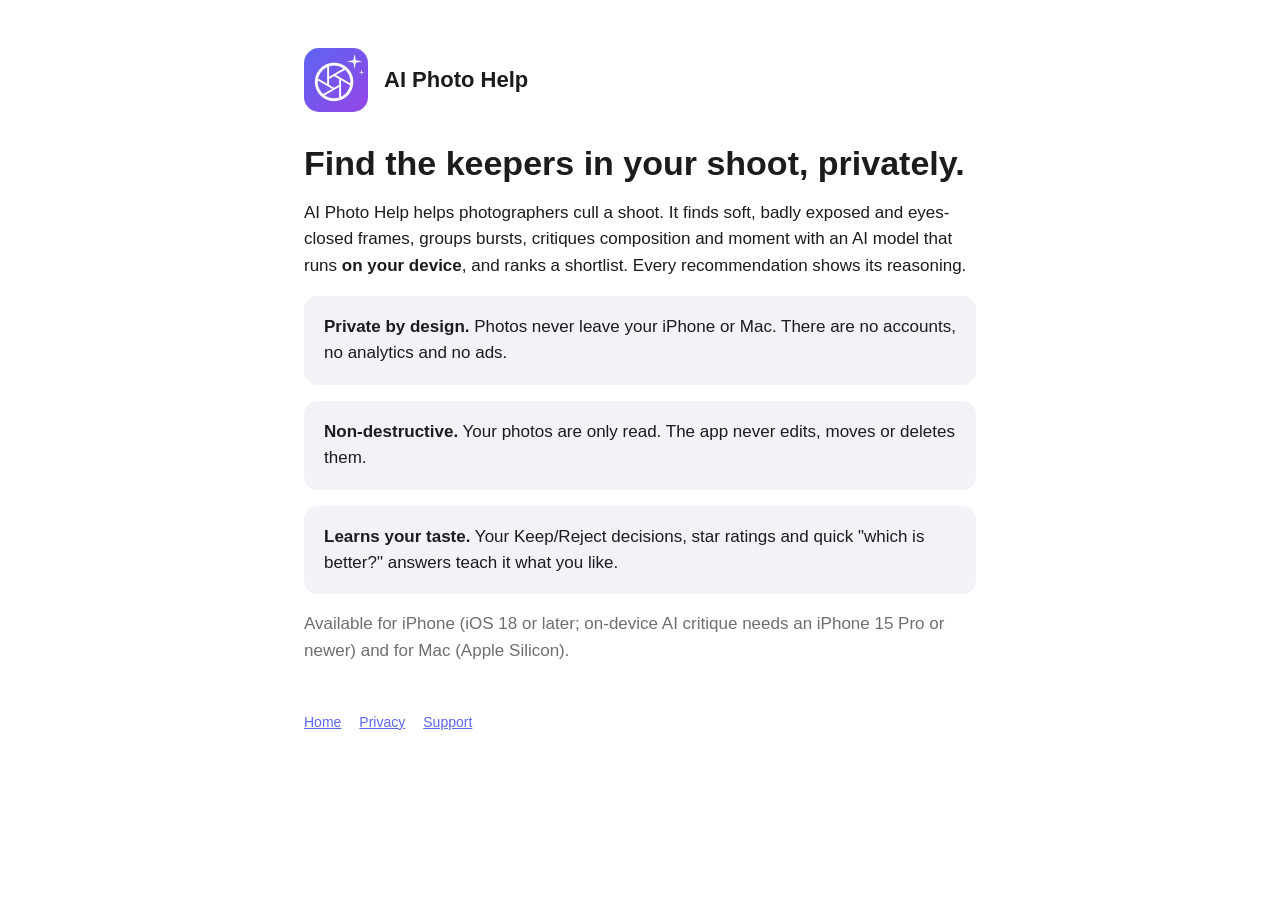
<file: index.html>
<!doctype html><html lang="en"><head><meta charset="utf-8"><meta name="viewport" content="width=device-width, initial-scale=1"><link rel="stylesheet" href="style.css"><link rel="icon" href="icon.png"><title>AI Photo Help</title></head><body><main><header><img src="icon.png" alt=""><a href="./">AI Photo Help</a></header>
<h1>Find the keepers in your shoot, privately.</h1>
<p>AI Photo Help helps photographers cull a shoot. It finds soft, badly exposed and eyes-closed frames, groups bursts, critiques composition and moment with an AI model that runs <b>on your device</b>, and ranks a shortlist. Every recommendation shows its reasoning.</p>
<div class="card"><b>Private by design.</b> Photos never leave your iPhone or Mac. There are no accounts, no analytics and no ads.</div>
<div class="card"><b>Non-destructive.</b> Your photos are only read. The app never edits, moves or deletes them.</div>
<div class="card"><b>Learns your taste.</b> Your Keep/Reject decisions, star ratings and quick "which is better?" answers teach it what you like.</div>
<p class="muted">Available for iPhone (iOS 18 or later; on-device AI critique needs an iPhone 15 Pro or newer) and for Mac (Apple Silicon).</p>
<footer><nav><a href="./">Home</a><a href="privacy.html">Privacy</a><a href="support.html">Support</a></nav></footer></main></body></html>
</file>
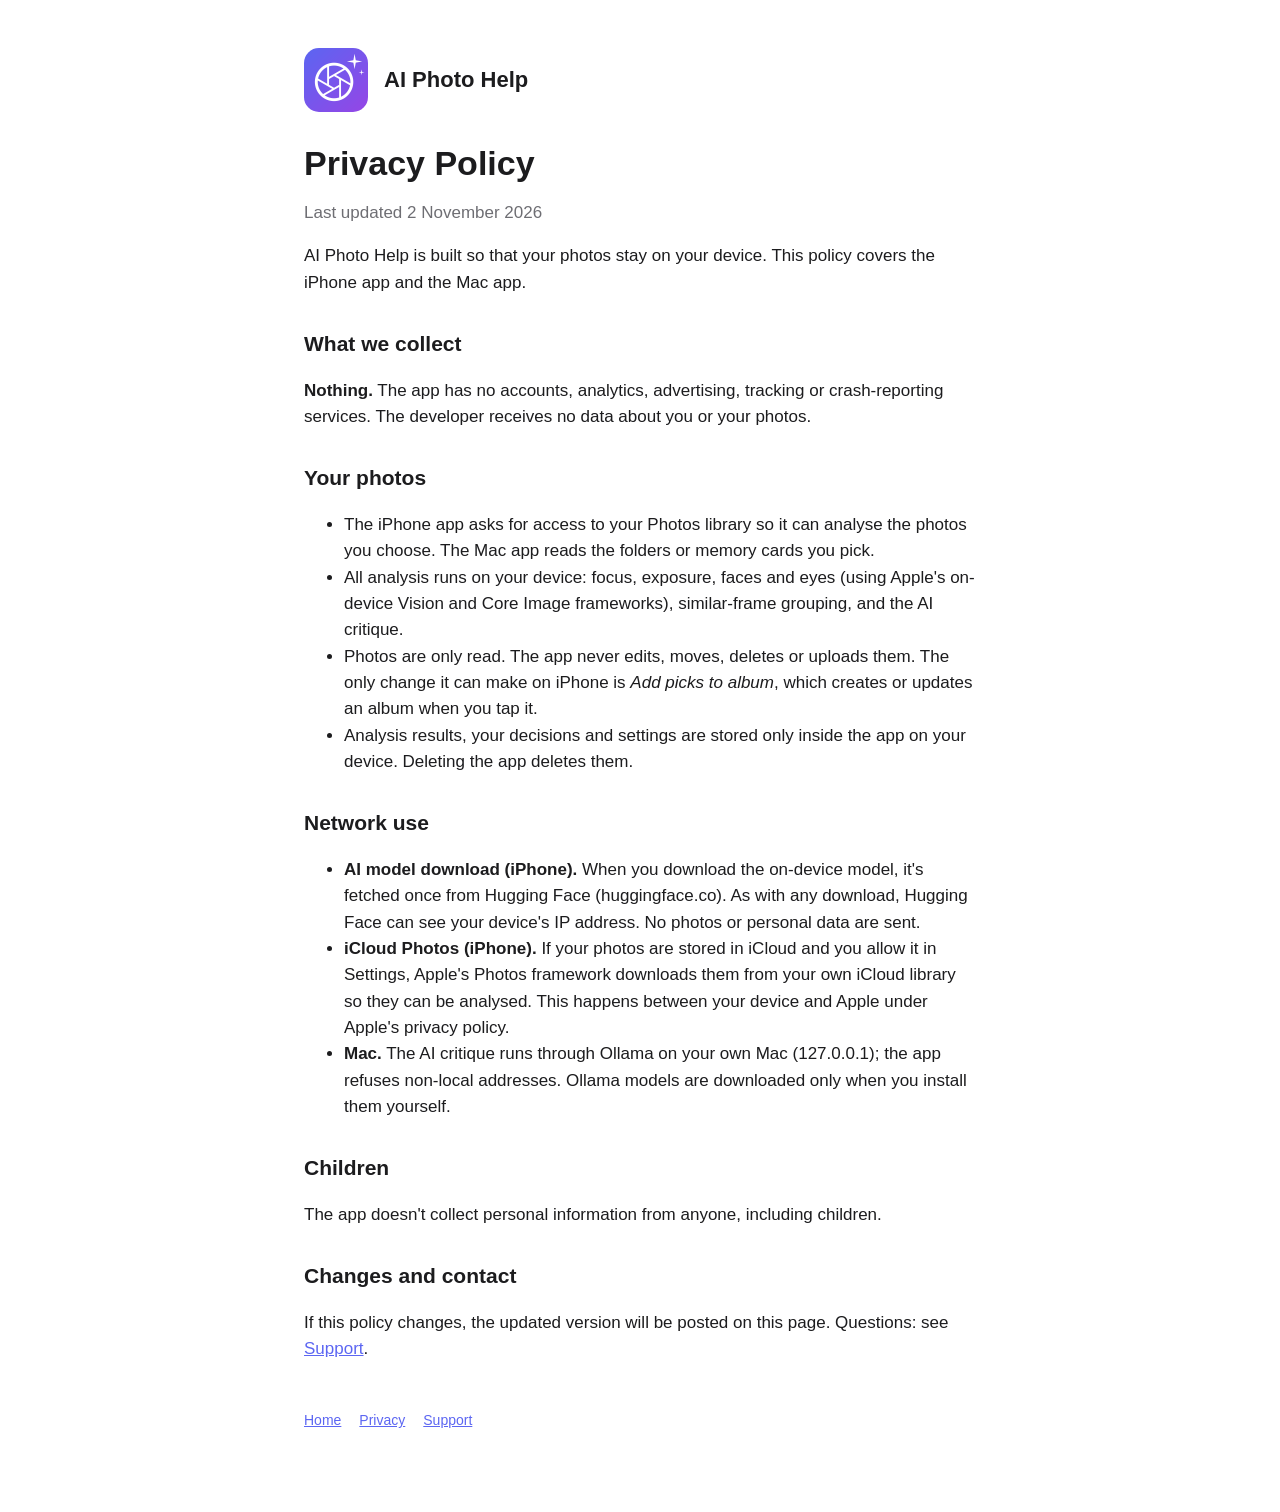
<file: privacy.html>
<!doctype html><html lang="en"><head><meta charset="utf-8"><meta name="viewport" content="width=device-width, initial-scale=1"><link rel="stylesheet" href="style.css"><link rel="icon" href="icon.png"><title>Privacy Policy · AI Photo Help</title></head><body><main><header><img src="icon.png" alt=""><a href="./">AI Photo Help</a></header>
<h1>Privacy Policy</h1>
<p class="muted">Last updated 2 November 2026</p>
<p>AI Photo Help is built so that your photos stay on your device. This policy covers the iPhone app and the Mac app.</p>
<h2>What we collect</h2>
<p><b>Nothing.</b> The app has no accounts, analytics, advertising, tracking or crash-reporting services. The developer receives no data about you or your photos.</p>
<h2>Your photos</h2>
<ul>
<li>The iPhone app asks for access to your Photos library so it can analyse the photos you choose. The Mac app reads the folders or memory cards you pick.</li>
<li>All analysis runs on your device: focus, exposure, faces and eyes (using Apple's on-device Vision and Core Image frameworks), similar-frame grouping, and the AI critique.</li>
<li>Photos are only read. The app never edits, moves, deletes or uploads them. The only change it can make on iPhone is <i>Add picks to album</i>, which creates or updates an album when you tap it.</li>
<li>Analysis results, your decisions and settings are stored only inside the app on your device. Deleting the app deletes them.</li>
</ul>
<h2>Network use</h2>
<ul>
<li><b>AI model download (iPhone).</b> When you download the on-device model, it's fetched once from Hugging Face (huggingface.co). As with any download, Hugging Face can see your device's IP address. No photos or personal data are sent.</li>
<li><b>iCloud Photos (iPhone).</b> If your photos are stored in iCloud and you allow it in Settings, Apple's Photos framework downloads them from your own iCloud library so they can be analysed. This happens between your device and Apple under Apple's privacy policy.</li>
<li><b>Mac.</b> The AI critique runs through Ollama on your own Mac (127.0.0.1); the app refuses non-local addresses. Ollama models are downloaded only when you install them yourself.</li>
</ul>
<h2>Children</h2>
<p>The app doesn't collect personal information from anyone, including children.</p>
<h2>Changes and contact</h2>
<p>If this policy changes, the updated version will be posted on this page. Questions: see <a href="support.html">Support</a>.</p>
<footer><nav><a href="./">Home</a><a href="privacy.html">Privacy</a><a href="support.html">Support</a></nav></footer></main></body></html>
</file>
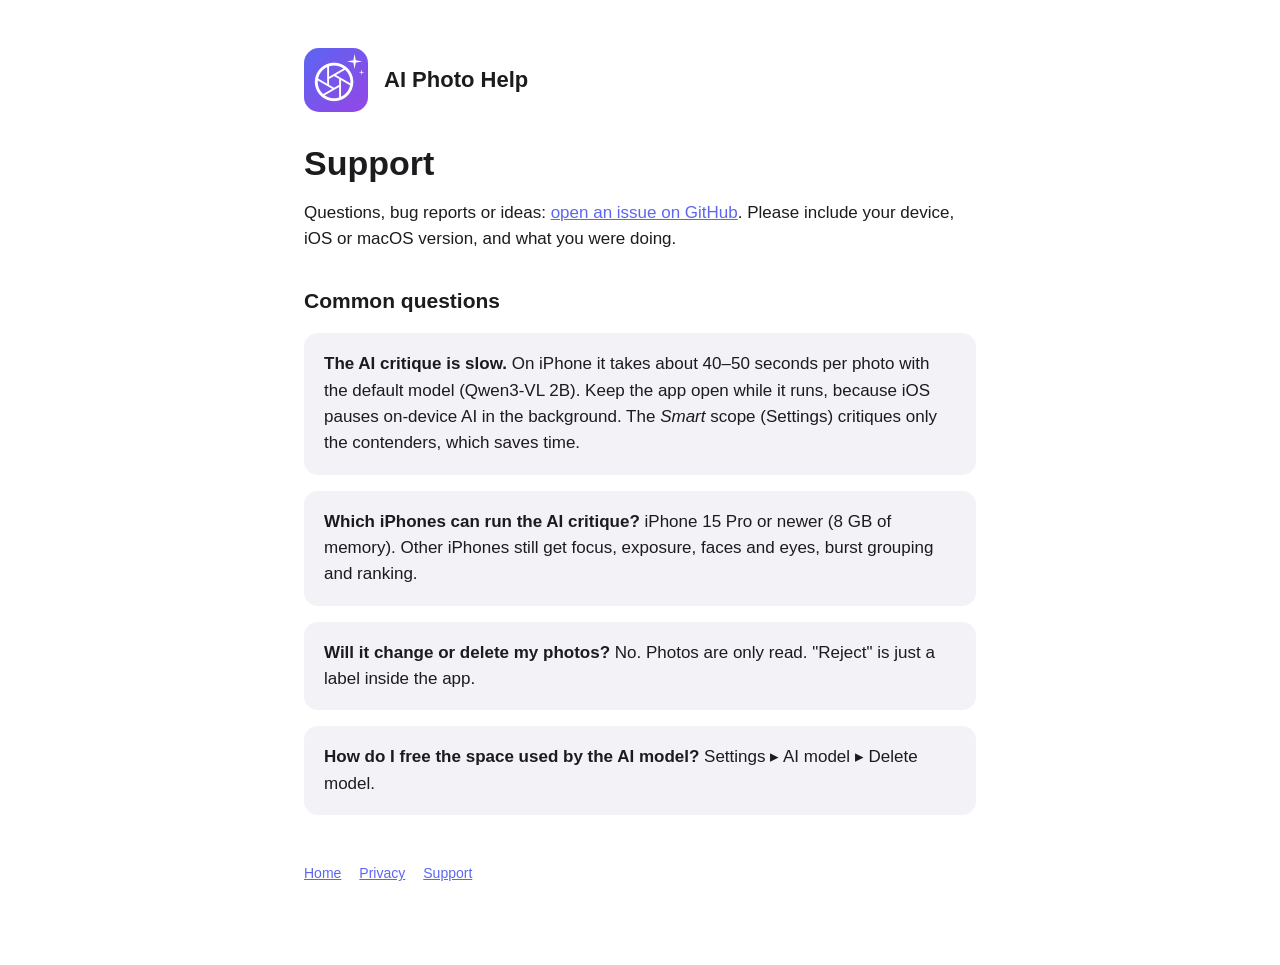
<file: support.html>
<!doctype html><html lang="en"><head><meta charset="utf-8"><meta name="viewport" content="width=device-width, initial-scale=1"><link rel="stylesheet" href="style.css"><link rel="icon" href="icon.png"><title>Support · AI Photo Help</title></head><body><main><header><img src="icon.png" alt=""><a href="./">AI Photo Help</a></header>
<h1>Support</h1>
<p>Questions, bug reports or ideas: <a href="https://github.com/ganeshsp1/aiphotohelp-site/issues/new">open an issue on GitHub</a>. Please include your device, iOS or macOS version, and what you were doing.</p>
<h2>Common questions</h2>
<div class="card"><b>The AI critique is slow.</b> On iPhone it takes about 40–50 seconds per photo with the default model (Qwen3-VL 2B). Keep the app open while it runs, because iOS pauses on-device AI in the background. The <i>Smart</i> scope (Settings) critiques only the contenders, which saves time.</div>
<div class="card"><b>Which iPhones can run the AI critique?</b> iPhone 15 Pro or newer (8 GB of memory). Other iPhones still get focus, exposure, faces and eyes, burst grouping and ranking.</div>
<div class="card"><b>Will it change or delete my photos?</b> No. Photos are only read. "Reject" is just a label inside the app.</div>
<div class="card"><b>How do I free the space used by the AI model?</b> Settings ▸ AI model ▸ Delete model.</div>
<footer><nav><a href="./">Home</a><a href="privacy.html">Privacy</a><a href="support.html">Support</a></nav></footer></main></body></html>
</file>
<file: style.css>
:root { --accent: #5c66f2; --text: #1c1c1e; --muted: #6e6e73; --card: #f2f2f7; }
@media (prefers-color-scheme: dark) { :root { --text: #f2f2f7; --muted: #a1a1a6; --card: #1c1c1e; } body { background: #000; } }
* { box-sizing: border-box; }
body { margin: 0; font: 17px/1.55 -apple-system, BlinkMacSystemFont, "Segoe UI", sans-serif; color: var(--text); }
main { max-width: 720px; margin: 0 auto; padding: 48px 24px 80px; }
header { display: flex; align-items: center; gap: 16px; margin-bottom: 32px; }
header img { width: 64px; height: 64px; border-radius: 15px; }
header a { color: inherit; text-decoration: none; font-weight: 700; font-size: 22px; }
h1 { font-size: 34px; line-height: 1.15; margin: 0 0 12px; }
h2 { font-size: 21px; margin: 32px 0 8px; }
p, li { color: var(--text); }
.muted { color: var(--muted); }
.card { background: var(--card); border-radius: 14px; padding: 18px 20px; margin: 16px 0; }
a { color: var(--accent); }
nav a { margin-right: 18px; }
footer { margin-top: 48px; font-size: 14px; color: var(--muted); }
</file>
